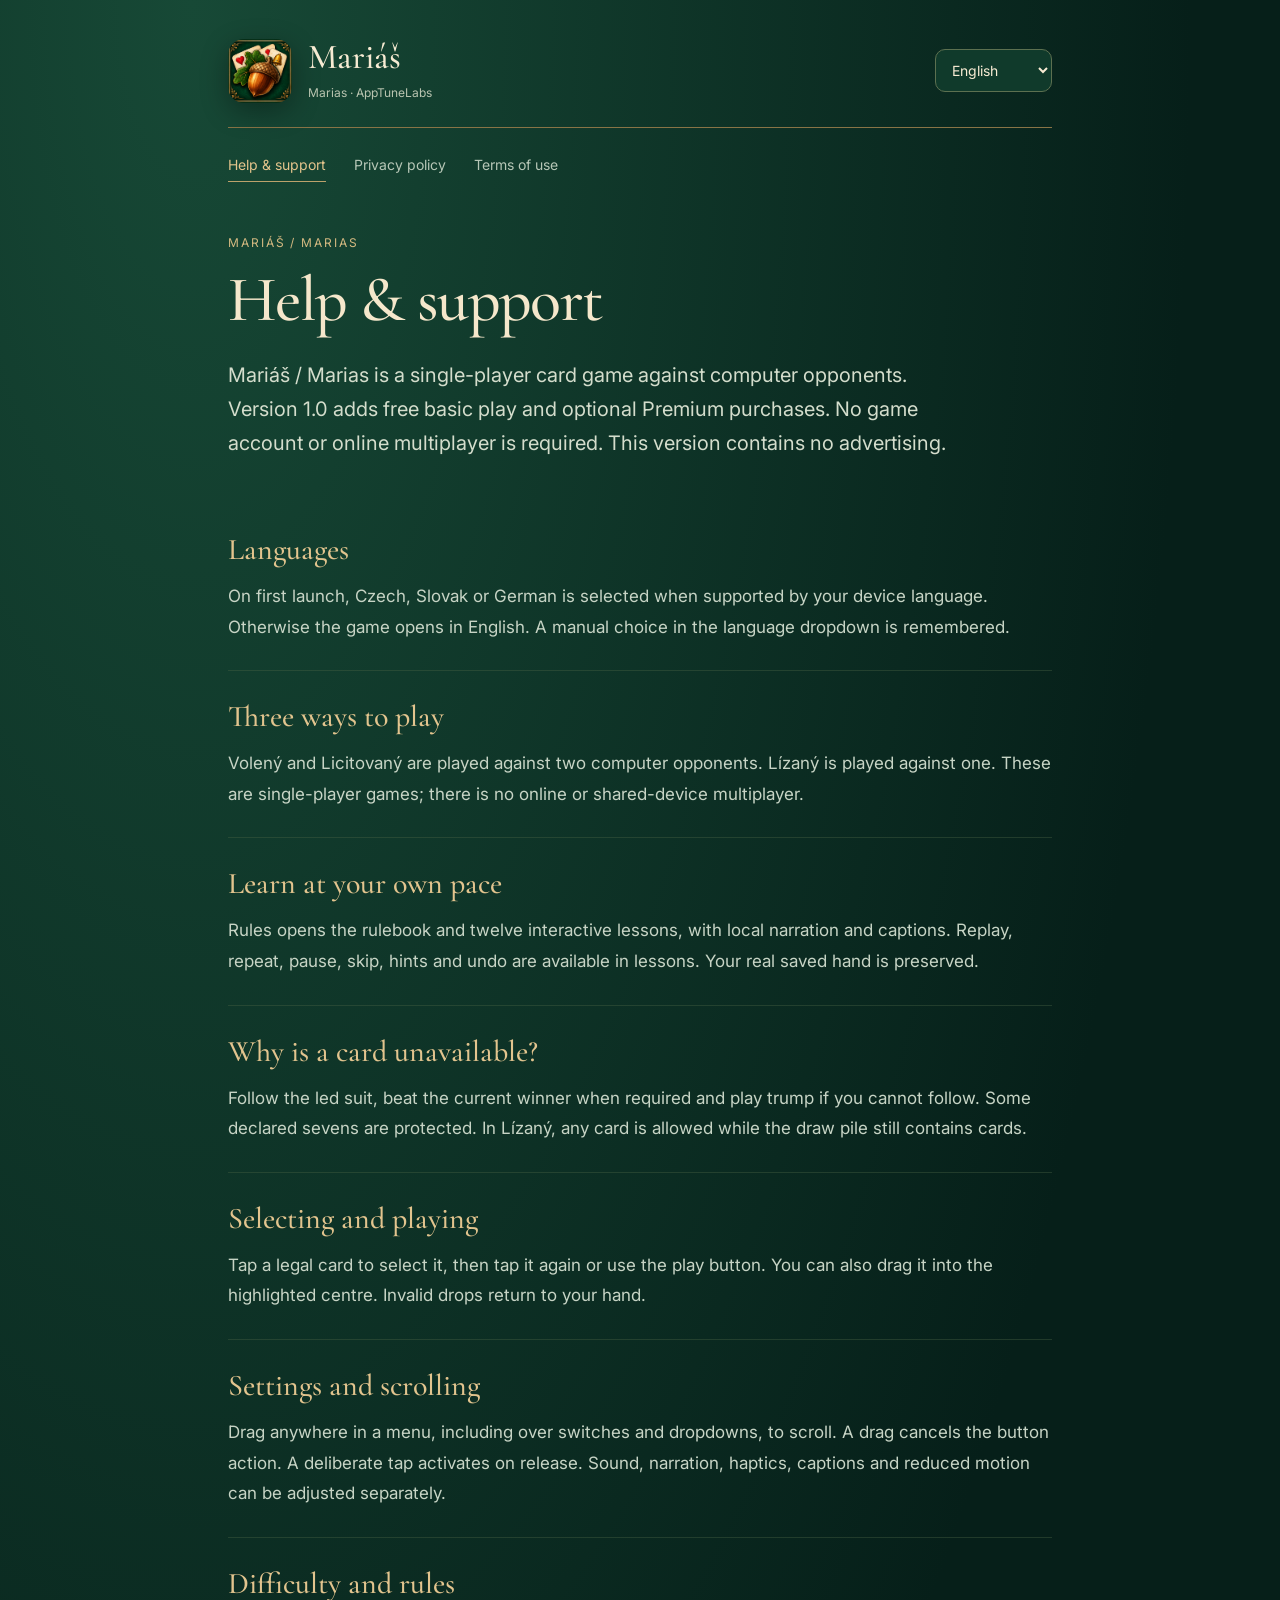
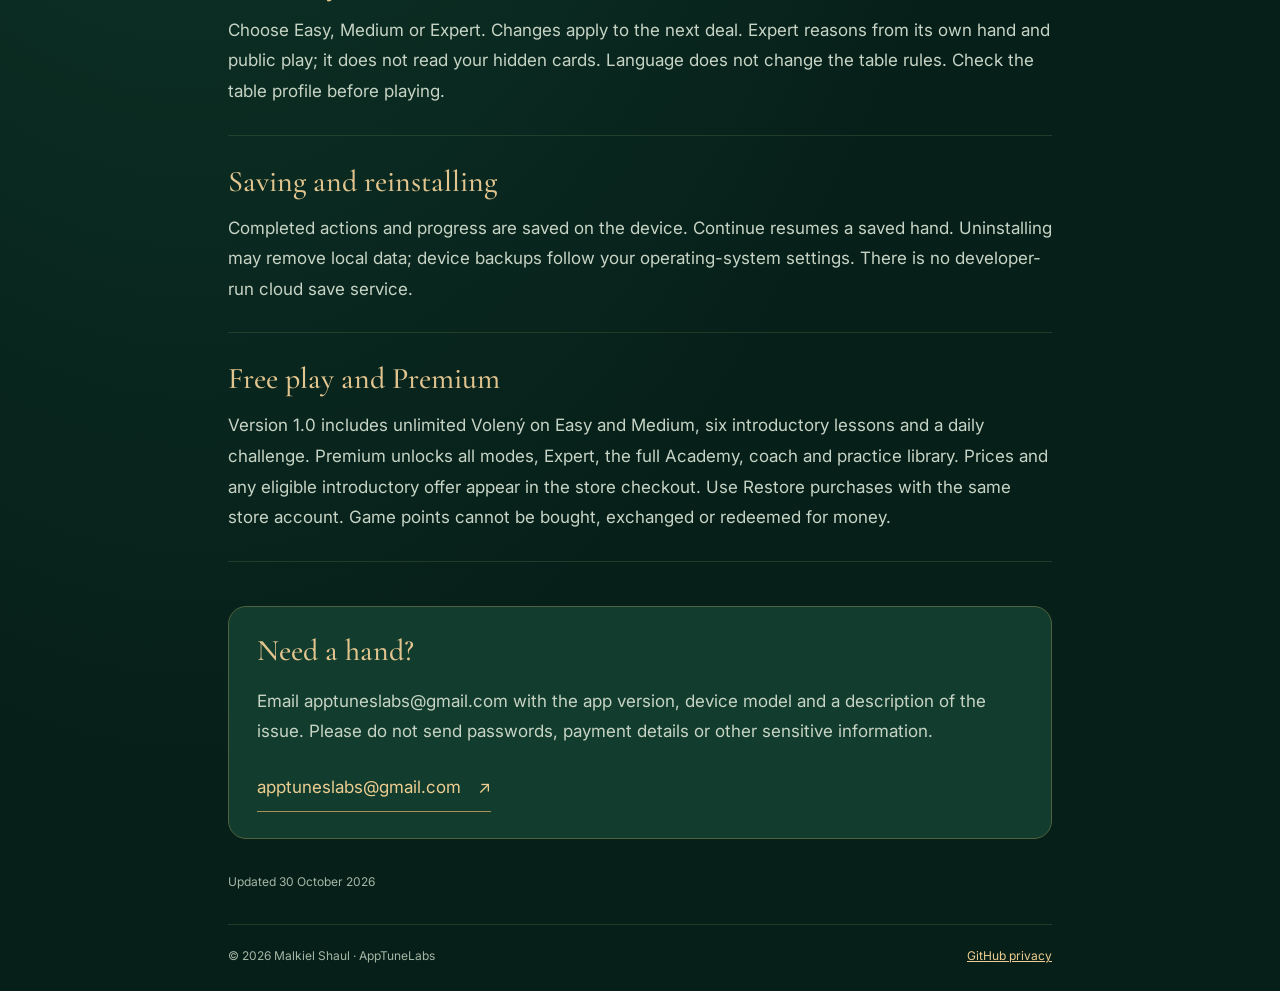
<file: index.html>
<!doctype html><html lang="en"><head><meta charset="utf-8"><meta name="viewport" content="width=device-width,initial-scale=1"><meta name="theme-color" content="#082c24"><title>Mariáš / Marias — Support</title><meta name="description" content="Help and privacy information for Mariáš / Marias, the offline premium Czech card game."><link rel="canonical" href="https://malkiel2.github.io/Marias-Support/index.html"><link rel="alternate" hreflang="en" href="https://malkiel2.github.io/Marias-Support/index.html?lang=en"><link rel="alternate" hreflang="cs" href="https://malkiel2.github.io/Marias-Support/index.html?lang=cs"><link rel="alternate" hreflang="sk" href="https://malkiel2.github.io/Marias-Support/index.html?lang=sk"><link rel="alternate" hreflang="de" href="https://malkiel2.github.io/Marias-Support/index.html?lang=de"><link rel="icon" href="assets/icon.png"><link rel="stylesheet" href="style.css?v=995d9b1980"><script src="site.js?v=de9e3df1a8" defer></script></head><body><main><header><a class="brand" href="index.html"><img src="assets/icon.png" alt=""><span>Mariáš<small>Marias · AppTuneLabs</small></span></a><label class="language"><span class="sr-only">Language</span><select id="language"><option value="en">English</option><option value="cs">Čeština</option><option value="sk">Slovenčina</option><option value="de">Deutsch</option></select></label></header><nav aria-label="Support pages"><a data-nav="support" href="index.html">Help & support</a><a data-nav="privacy" href="privacy.html">Privacy policy</a><a data-nav="terms" href="terms.html">Terms of use</a></nav><article lang="en" data-lang="en"><p class="eyebrow">MARIÁŠ / MARIAS</p><h1>Help &amp; support</h1><p class="lead">Mariáš / Marias is a single-player card game against computer opponents. Version 1.0 adds free basic play and optional Premium purchases. No game account or online multiplayer is required. This version contains no advertising.</p><section><h2>Languages</h2><p>On first launch, Czech, Slovak or German is selected when supported by your device language. Otherwise the game opens in English. A manual choice in the language dropdown is remembered.</p></section><section><h2>Three ways to play</h2><p>Volený and Licitovaný are played against two computer opponents. Lízaný is played against one. These are single-player games; there is no online or shared-device multiplayer.</p></section><section><h2>Learn at your own pace</h2><p>Rules opens the rulebook and twelve interactive lessons, with local narration and captions. Replay, repeat, pause, skip, hints and undo are available in lessons. Your real saved hand is preserved.</p></section><section><h2>Why is a card unavailable?</h2><p>Follow the led suit, beat the current winner when required and play trump if you cannot follow. Some declared sevens are protected. In Lízaný, any card is allowed while the draw pile still contains cards.</p></section><section><h2>Selecting and playing</h2><p>Tap a legal card to select it, then tap it again or use the play button. You can also drag it into the highlighted centre. Invalid drops return to your hand.</p></section><section><h2>Settings and scrolling</h2><p>Drag anywhere in a menu, including over switches and dropdowns, to scroll. A drag cancels the button action. A deliberate tap activates on release. Sound, narration, haptics, captions and reduced motion can be adjusted separately.</p></section><section><h2>Difficulty and rules</h2><p>Choose Easy, Medium or Expert. Changes apply to the next deal. Expert reasons from its own hand and public play; it does not read your hidden cards. Language does not change the table rules. Check the table profile before playing.</p></section><section><h2>Saving and reinstalling</h2><p>Completed actions and progress are saved on the device. Continue resumes a saved hand. Uninstalling may remove local data; device backups follow your operating-system settings. There is no developer-run cloud save service.</p></section><section><h2>Free play and Premium</h2><p>Version 1.0 includes unlimited Volený on Easy and Medium, six introductory lessons and a daily challenge. Premium unlocks all modes, Expert, the full Academy, coach and practice library. Prices and any eligible introductory offer appear in the store checkout. Use Restore purchases with the same store account. Game points cannot be bought, exchanged or redeemed for money.</p></section><aside><h2>Need a hand?</h2><p>Email apptuneslabs@gmail.com with the app version, device model and a description of the issue. Please do not send passwords, payment details or other sensitive information.</p><a class="contact" href="mailto:apptuneslabs@gmail.com">apptuneslabs@gmail.com <span aria-hidden="true">↗</span></a></aside><p class="updated">Updated 30 October 2026</p></article><article lang="cs" data-lang="cs" hidden><p class="eyebrow">MARIÁŠ / MARIAS</p><h1>Nápověda a podpora</h1><p class="lead">Mariáš je karetní hra pro jednoho hráče proti počítači. Verze 1.0 přidává základní hru zdarma a volitelné nákupy Premium. Nevyžaduje herní účet ani online hru. Tato verze neobsahuje reklamy.</p><section><h2>Jazyk hry</h2><p>Při prvním spuštění se podle jazyka zařízení zvolí čeština, slovenština nebo němčina, pokud je podporována. Jinak se otevře angličtina. Ruční výběr z nabídky jazyka si hra pamatuje.</p></section><section><h2>Tři varianty</h2><p>Volený a licitovaný se hrají proti dvěma počítačovým soupeřům, lízaný proti jednomu. Hraje jeden člověk; online hra ani více lidí na jednom zařízení nejsou podporovány.</p></section><section><h2>Výuka vlastním tempem</h2><p>Pravidla obsahují příručku a dvanáct hratelných lekcí s místním hlasem a titulky. Ve výuce lze přehrávat, opakovat, pozastavit, přeskočit, získat radu nebo vrátit tah. Skutečné rozehrané rozdání zůstává zachováno.</p></section><section><h2>Proč kartu nelze zahrát?</h2><p>Musíte ctít nesenou barvu, přebít, když to pravidla vyžadují, a trumfovat, pokud barvu nemáte. Některé ohlášené sedmy jsou chráněné. V lízaném lze do vyprázdnění talonu hrát libovolnou kartu.</p></section><section><h2>Výběr a zahrání karty</h2><p>Klepnutím povolenou kartu vyberete. Dalším klepnutím nebo tlačítkem ji zahrajete. Lze ji také přetáhnout do zvýrazněného středu. Neplatné puštění kartu vrátí.</p></section><section><h2>Nastavení a posouvání</h2><p>Posouvejte tahem kdekoli v nabídce, i přes přepínače nebo rozbalovací seznamy. Tah zruší stisk tlačítka. Záměrné klepnutí se provede po uvolnění. Zvuk, hlas, vibrace, titulky a omezení pohybu mají vlastní nastavení.</p></section><section><h2>Obtížnost a pravidla</h2><p>Zvolte Lehkou, Střední nebo Mistra. Změna platí od dalšího rozdání. Mistr používá vlastní ruku a veřejné tahy, ne vaše skryté karty. Změna jazyka nemění pravidla stolu. Před hrou zkontrolujte profil.</p></section><section><h2>Ukládání a přeinstalace</h2><p>Hra ukládá dokončené akce a postup do zařízení. Pokračovat obnoví rozdání. Odinstalace může místní data odstranit. Zálohy závisejí na nastavení systému; nemáme vlastní cloudové ukládání.</p></section><section><h2>Hra zdarma a Premium</h2><p>Verze 1.0 nabízí neomezený volený mariáš na lehké a střední úrovni, šest úvodních lekcí a denní výzvu. Premium odemkne všechny varianty, Mistra, celou akademii, trenéra a tréninkovou knihovnu. Cenu a případnou úvodní nabídku ukáže obchod před potvrzením. Obnovte nákupy se stejným účtem obchodu. Herní body nelze koupit ani směnit za peníze.</p></section><aside><h2>Potřebujete poradit?</h2><p>Napište na apptuneslabs@gmail.com. Uveďte verzi hry, model zařízení a popis problému. Neposílejte hesla, platební údaje ani jiné citlivé informace.</p><a class="contact" href="mailto:apptuneslabs@gmail.com">apptuneslabs@gmail.com <span aria-hidden="true">↗</span></a></aside><p class="updated">Aktualizováno 30. října 2026</p></article><article lang="sk" data-lang="sk" hidden><p class="eyebrow">MARIÁŠ / MARIAS</p><h1>Pomoc a podpora</h1><p class="lead">Mariáš je kartová hra pre jedného hráča proti počítaču. Verzia 1.0 pridáva základnú hru zdarma a voliteľné nákupy Premium. Nevyžaduje herný účet ani online hru. Táto verzia neobsahuje reklamy.</p><section><h2>Jazyk hry</h2><p>Pri prvom spustení sa podľa jazyka zariadenia zvolí čeština, slovenčina alebo nemčina, ak je podporovaná. Inak sa otvorí angličtina. Ručný výber z ponuky jazyka si hra pamätá.</p></section><section><h2>Tri varianty</h2><p>Volený a licitovaný sa hrajú proti dvom počítačovým súperom, lízaný proti jednému. Hrá jeden človek; online hra ani viacerí ľudia na jednom zariadení nie sú podporovaní.</p></section><section><h2>Výučba vlastným tempom</h2><p>Pravidlá obsahujú príručku a dvanásť hrateľných lekcií s miestnym hlasom a titulkami. Vo výučbe možno prehrať, opakovať, pozastaviť, preskočiť, získať radu alebo vrátiť ťah. Skutočné rozohrané rozdanie zostáva zachované.</p></section><section><h2>Prečo kartu nemožno zahrať?</h2><p>Musíte dodržať nesenú farbu, prebiť, keď to pravidlá vyžadujú, a tromfovať, ak farbu nemáte. Niektoré ohlásené sedmy sú chránené. V lízanom možno do vyprázdnenia kôpky hrať ľubovoľnú kartu.</p></section><section><h2>Výber a zahranie karty</h2><p>Ťuknutím povolenú kartu vyberiete. Ďalším ťuknutím alebo tlačidlom ju zahráte. Možno ju aj potiahnuť do zvýrazneného stredu. Neplatné pustenie kartu vráti.</p></section><section><h2>Nastavenia a posúvanie</h2><p>Posúvajte ťahom kdekoľvek v ponuke, aj cez prepínače alebo rozbaľovacie zoznamy. Ťah zruší stlačenie tlačidla. Zámerné ťuknutie sa vykoná po uvoľnení. Zvuk, hlas, vibrácie, titulky a obmedzenie pohybu majú vlastné nastavenia.</p></section><section><h2>Náročnosť a pravidlá</h2><p>Zvoľte Ľahkú, Strednú alebo Majstra. Zmena platí od ďalšieho rozdania. Majster používa vlastnú ruku a verejné ťahy, nie vaše skryté karty. Zmena jazyka nemení pravidlá stola. Pred hrou skontrolujte profil.</p></section><section><h2>Ukladanie a preinštalovanie</h2><p>Hra ukladá dokončené akcie a postup do zariadenia. Pokračovať obnoví rozdanie. Odinštalovanie môže miestne údaje odstrániť. Zálohy závisia od nastavení systému; nemáme vlastné cloudové ukladanie.</p></section><section><h2>Hra zdarma a Premium</h2><p>Verzia 1.0 ponúka neobmedzený volený mariáš na ľahkej a strednej úrovni, šesť úvodných lekcií a dennú výzvu. Premium odomkne všetky varianty, Experta, celú akadémiu, trénera a tréningovú knižnicu. Cenu a prípadnú úvodnú ponuku ukáže obchod pred potvrdením. Obnovte nákupy s rovnakým účtom obchodu. Herné body nemožno kúpiť ani vymeniť za peniaze.</p></section><aside><h2>Potrebujete poradiť?</h2><p>Napíšte na apptuneslabs@gmail.com. Uveďte verziu hry, model zariadenia a opis problému. Neposielajte heslá, platobné údaje ani iné citlivé informácie.</p><a class="contact" href="mailto:apptuneslabs@gmail.com">apptuneslabs@gmail.com <span aria-hidden="true">↗</span></a></aside><p class="updated">Aktualizované 30. októbra 2026</p></article><article lang="de" data-lang="de" hidden><p class="eyebrow">MARIÁŠ / MARIAS</p><h1>Hilfe &amp; Support</h1><p class="lead">Mariáš ist ein Kartenspiel für eine Person gegen den Computer. Version 1.0 ergänzt kostenloses Basisspiel und optionale Premium-Käufe. Ein Spielkonto oder Online-Mehrspieler ist nicht erforderlich. Diese Version enthält keine Werbung.</p><section><h2>Sprache</h2><p>Beim ersten Start wird die unterstützte Gerätesprache Tschechisch, Slowakisch oder Deutsch gewählt. Andernfalls öffnet sich Englisch. Eine manuelle Auswahl im Sprachmenü wird gespeichert.</p></section><section><h2>Drei Varianten</h2><p>Volený und Licitovaný spielt man gegen zwei Computergegner, Lízaný gegen einen. Es spielt ein Mensch. Online-Mehrspieler und mehrere Menschen an einem Gerät sind nicht vorgesehen.</p></section><section><h2>In deinem Tempo lernen</h2><p>Regeln öffnet das Regelbuch und zwölf spielbare Lektionen mit lokaler Sprachführung und Untertiteln. In Lektionen stehen Wiederholen, Pause, Überspringen, Hinweise und Zurücknehmen zur Verfügung. Deine echte gespeicherte Runde bleibt erhalten.</p></section><section><h2>Warum ist eine Karte nicht erlaubt?</h2><p>Bediene die ausgespielte Farbe, überstich nach den Regeln und spiele Trumpf, wenn du die Farbe nicht hast. Bestimmte angesagte Siebenen sind geschützt. Bei Lízaný ist jede Karte erlaubt, solange der Nachziehstapel nicht leer ist.</p></section><section><h2>Karten auswählen und spielen</h2><p>Tippe auf eine erlaubte Karte und danach erneut darauf oder auf die Spieltaste. Du kannst sie auch in die markierte Mitte ziehen. Eine ungültig abgelegte Karte kehrt auf die Hand zurück.</p></section><section><h2>Einstellungen und Scrollen</h2><p>Ziehe zum Scrollen an einer beliebigen Stelle im Menü, auch über Schaltern und Auswahlfeldern. Ziehen bricht die Schaltflächenaktion ab. Ein gezieltes Tippen wirkt beim Loslassen. Ton, Sprache, Haptik, Untertitel und weniger Bewegung sind getrennt einstellbar.</p></section><section><h2>Schwierigkeit und Regeln</h2><p>Wähle Leicht, Mittel oder Experte. Änderungen gelten ab der nächsten Runde. Experte nutzt die eigene Hand und öffentliche Züge, nicht deine verdeckten Karten. Die Sprache ändert keine Tischregeln. Prüfe vor dem Spielen das Profil.</p></section><section><h2>Speichern und Neuinstallation</h2><p>Abgeschlossene Aktionen und Fortschritt werden auf dem Gerät gespeichert. Weiter setzt die Runde fort. Eine Deinstallation kann lokale Daten löschen. Sicherungen folgen den Betriebssystemeinstellungen; wir betreiben keinen Cloud-Spielstanddienst.</p></section><section><h2>Kostenlos spielen und Premium</h2><p>Version 1.0 enthält unbegrenzt Volený auf Leicht und Mittel, sechs Einstiegslektionen und eine tägliche Aufgabe. Premium öffnet alle Modi, Experte, die gesamte Akademie, Trainer und Übungsbibliothek. Preis und berechtigtes Einführungsangebot erscheinen vor der Bestätigung im Store. Käufe mit demselben Store-Konto wiederherstellen. Spielpunkte können nicht gekauft oder gegen Geld getauscht werden.</p></section><aside><h2>Brauchst du Hilfe?</h2><p>Schreibe an apptuneslabs@gmail.com und nenne Spielversion, Gerätemodell und das Problem. Bitte sende keine Passwörter, Zahlungsdaten oder anderen sensiblen Informationen.</p><a class="contact" href="mailto:apptuneslabs@gmail.com">apptuneslabs@gmail.com <span aria-hidden="true">↗</span></a></aside><p class="updated">Aktualisiert am 30. Oktober 2026</p></article><footer><p>© 2026 Malkiel Shaul · AppTuneLabs</p><a href="https://docs.github.com/en/site-policy/privacy-policies/github-general-privacy-statement">GitHub privacy</a></footer></main></body></html>
</file>
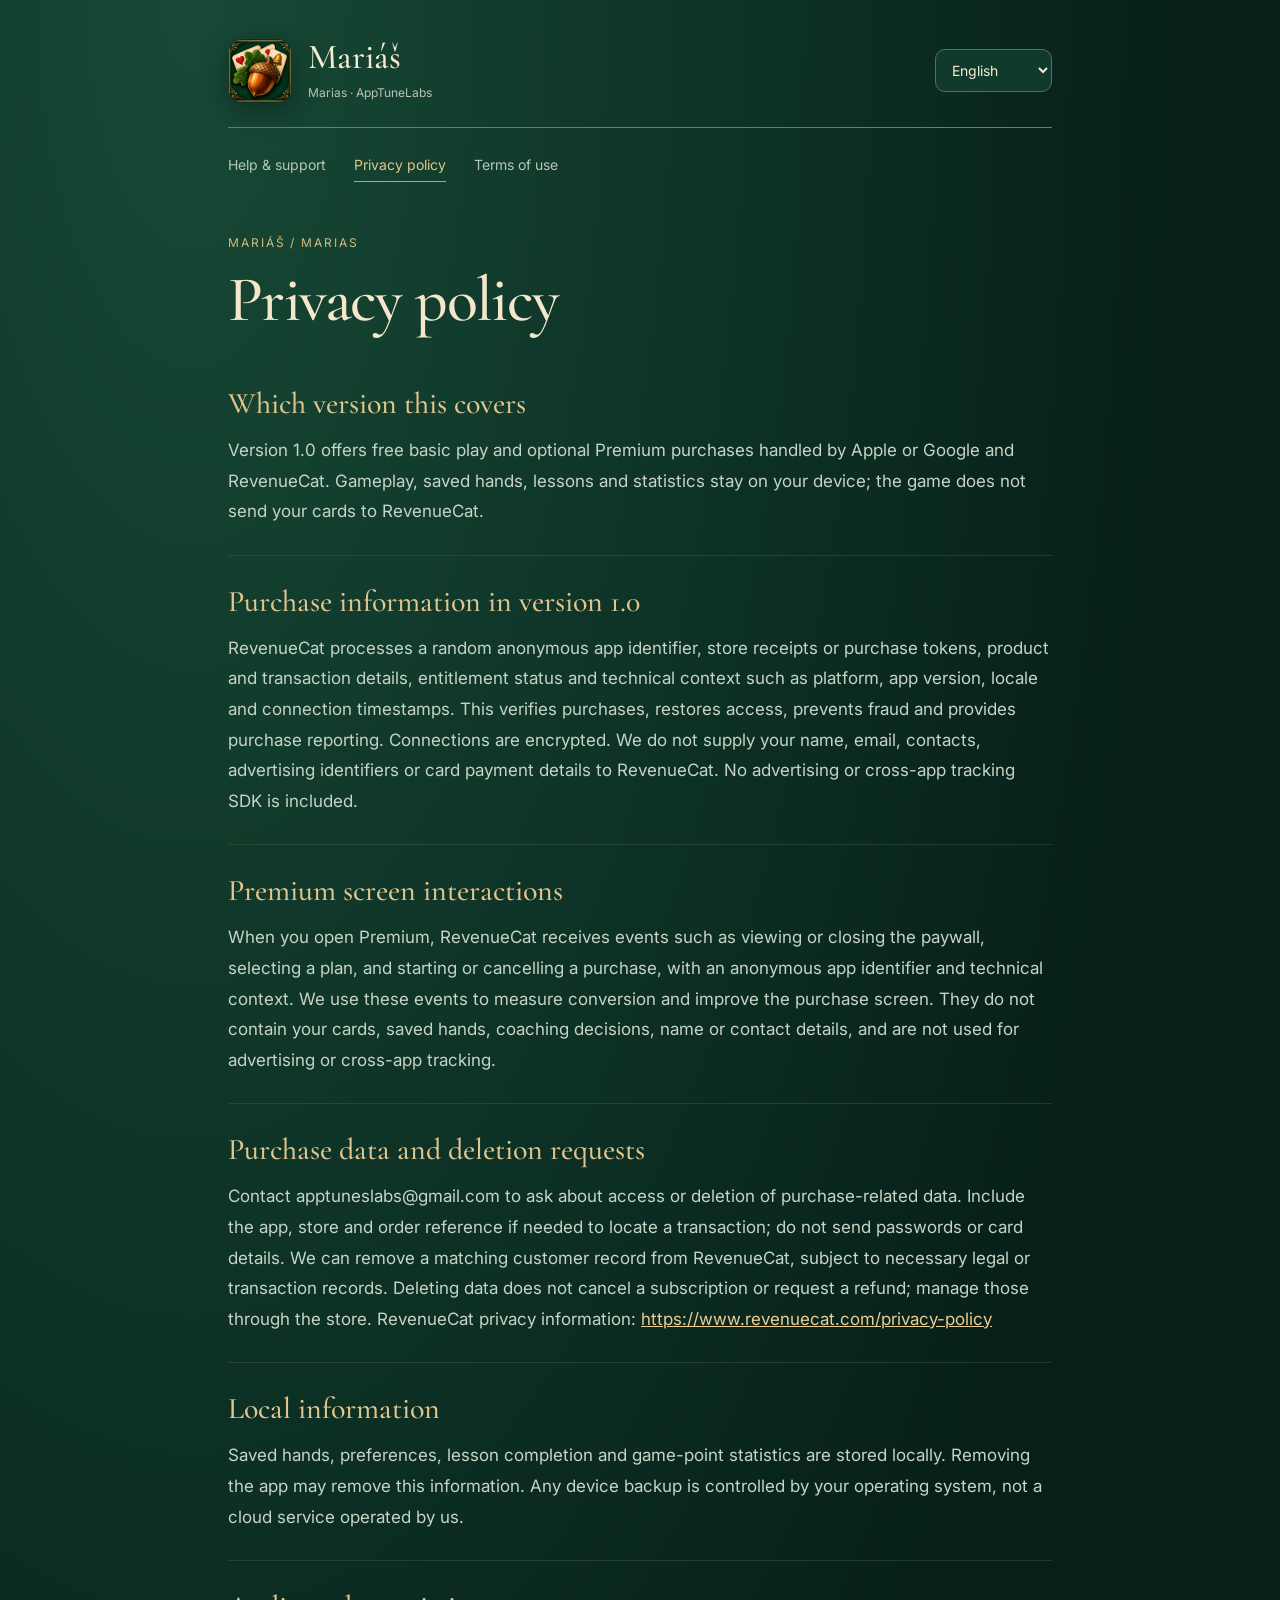
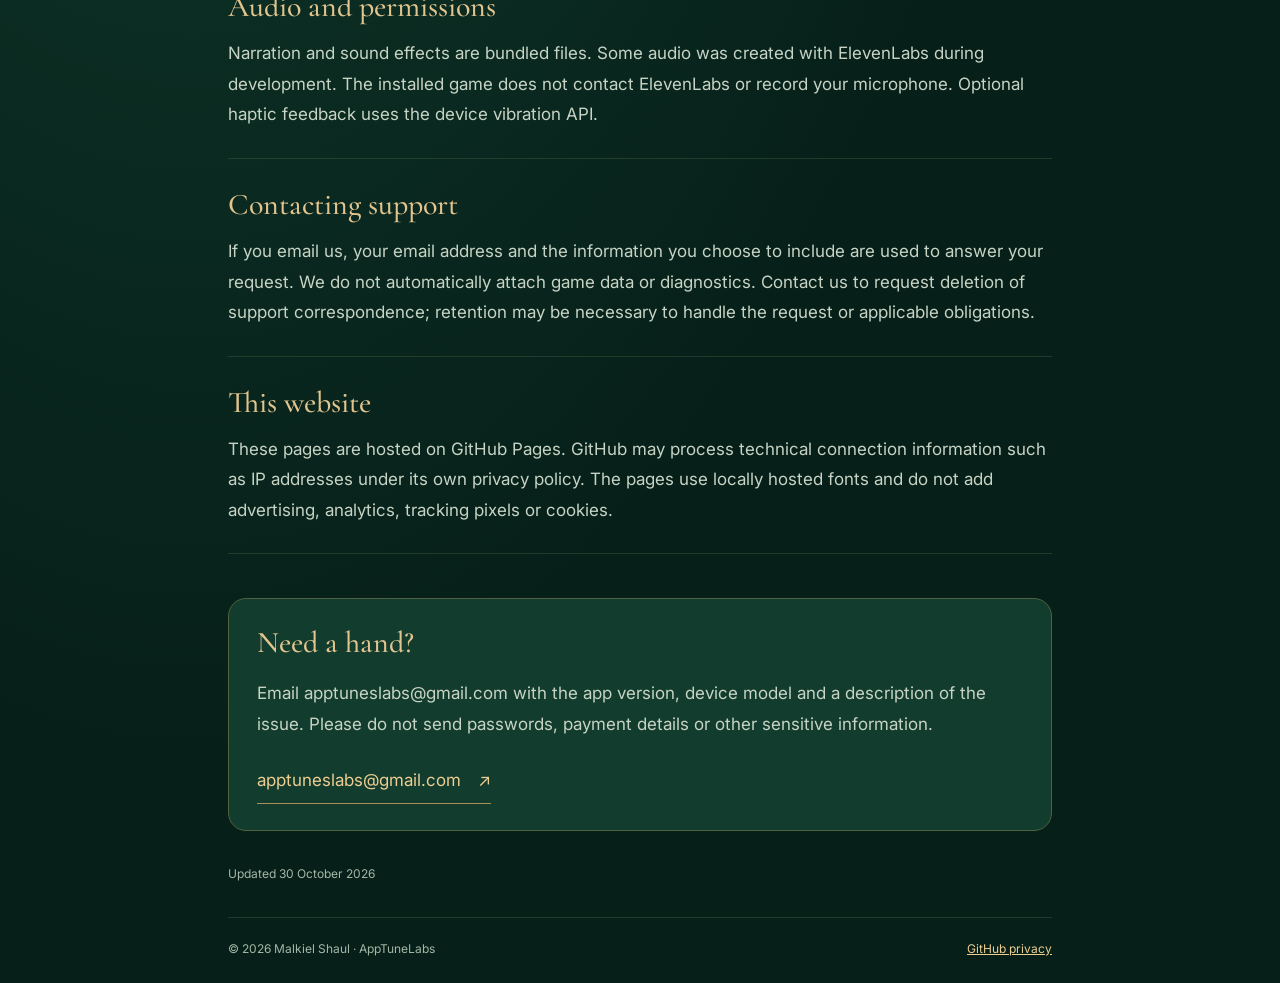
<file: privacy.html>
<!doctype html><html lang="en"><head><meta charset="utf-8"><meta name="viewport" content="width=device-width,initial-scale=1"><meta name="theme-color" content="#082c24"><title>Mariáš / Marias — Privacy</title><meta name="description" content="Help and privacy information for Mariáš / Marias, the offline premium Czech card game."><link rel="canonical" href="https://malkiel2.github.io/Marias-Support/privacy.html"><link rel="alternate" hreflang="en" href="https://malkiel2.github.io/Marias-Support/privacy.html?lang=en"><link rel="alternate" hreflang="cs" href="https://malkiel2.github.io/Marias-Support/privacy.html?lang=cs"><link rel="alternate" hreflang="sk" href="https://malkiel2.github.io/Marias-Support/privacy.html?lang=sk"><link rel="alternate" hreflang="de" href="https://malkiel2.github.io/Marias-Support/privacy.html?lang=de"><link rel="icon" href="assets/icon.png"><link rel="stylesheet" href="style.css?v=995d9b1980"><script src="site.js?v=de9e3df1a8" defer></script></head><body><main><header><a class="brand" href="index.html"><img src="assets/icon.png" alt=""><span>Mariáš<small>Marias · AppTuneLabs</small></span></a><label class="language"><span class="sr-only">Language</span><select id="language"><option value="en">English</option><option value="cs">Čeština</option><option value="sk">Slovenčina</option><option value="de">Deutsch</option></select></label></header><nav aria-label="Support pages"><a data-nav="support" href="index.html">Help & support</a><a data-nav="privacy" href="privacy.html">Privacy policy</a><a data-nav="terms" href="terms.html">Terms of use</a></nav><article lang="en" data-lang="en"><p class="eyebrow">MARIÁŠ / MARIAS</p><h1>Privacy policy</h1><section><h2>Which version this covers</h2><p>Version 1.0 offers free basic play and optional Premium purchases handled by Apple or Google and RevenueCat. Gameplay, saved hands, lessons and statistics stay on your device; the game does not send your cards to RevenueCat.</p></section><section><h2>Purchase information in version 1.0</h2><p>RevenueCat processes a random anonymous app identifier, store receipts or purchase tokens, product and transaction details, entitlement status and technical context such as platform, app version, locale and connection timestamps. This verifies purchases, restores access, prevents fraud and provides purchase reporting. Connections are encrypted. We do not supply your name, email, contacts, advertising identifiers or card payment details to RevenueCat. No advertising or cross-app tracking SDK is included.</p></section><section><h2>Premium screen interactions</h2><p>When you open Premium, RevenueCat receives events such as viewing or closing the paywall, selecting a plan, and starting or cancelling a purchase, with an anonymous app identifier and technical context. We use these events to measure conversion and improve the purchase screen. They do not contain your cards, saved hands, coaching decisions, name or contact details, and are not used for advertising or cross-app tracking.</p></section><section><h2>Purchase data and deletion requests</h2><p>Contact apptuneslabs@gmail.com to ask about access or deletion of purchase-related data. Include the app, store and order reference if needed to locate a transaction; do not send passwords or card details. We can remove a matching customer record from RevenueCat, subject to necessary legal or transaction records. Deleting data does not cancel a subscription or request a refund; manage those through the store. RevenueCat privacy information: <a href="https://www.revenuecat.com/privacy-policy">https://www.revenuecat.com/privacy-policy</a></p></section><section><h2>Local information</h2><p>Saved hands, preferences, lesson completion and game-point statistics are stored locally. Removing the app may remove this information. Any device backup is controlled by your operating system, not a cloud service operated by us.</p></section><section><h2>Audio and permissions</h2><p>Narration and sound effects are bundled files. Some audio was created with ElevenLabs during development. The installed game does not contact ElevenLabs or record your microphone. Optional haptic feedback uses the device vibration API.</p></section><section><h2>Contacting support</h2><p>If you email us, your email address and the information you choose to include are used to answer your request. We do not automatically attach game data or diagnostics. Contact us to request deletion of support correspondence; retention may be necessary to handle the request or applicable obligations.</p></section><section><h2>This website</h2><p>These pages are hosted on GitHub Pages. GitHub may process technical connection information such as IP addresses under its own privacy policy. The pages use locally hosted fonts and do not add advertising, analytics, tracking pixels or cookies.</p></section><aside><h2>Need a hand?</h2><p>Email apptuneslabs@gmail.com with the app version, device model and a description of the issue. Please do not send passwords, payment details or other sensitive information.</p><a class="contact" href="mailto:apptuneslabs@gmail.com">apptuneslabs@gmail.com <span aria-hidden="true">↗</span></a></aside><p class="updated">Updated 30 October 2026</p></article><article lang="cs" data-lang="cs" hidden><p class="eyebrow">MARIÁŠ / MARIAS</p><h1>Ochrana soukromí</h1><section><h2>Které verze se zásady týkají</h2><p>Verze 1.0 nabízí základní hru zdarma a volitelné Premium přes Apple nebo Google a RevenueCat. Karty, uložená rozdání, lekce a statistiky zůstávají v zařízení; hra neposílá vaše karty do RevenueCat.</p></section><section><h2>Údaje o nákupech ve verzi 1.0</h2><p>RevenueCat zpracovává náhodný anonymní identifikátor aplikace, účtenky nebo nákupní tokeny, údaje o produktech a transakcích, stav oprávnění a technický kontext jako platformu, verzi, jazyk a časy připojení. Slouží to k ověření a obnovení nákupů, prevenci podvodů a přehledům nákupů. Spojení je šifrované. Nepředáváme jméno, e-mail, kontakty, reklamní identifikátory ani údaje platební karty. Neobsahujeme reklamní SDK ani sledování mezi aplikacemi.</p></section><section><h2>Interakce s obrazovkou Premium</h2><p>Při otevření Premium dostává RevenueCat události jako zobrazení nebo zavření nabídky, výběr tarifu a zahájení či zrušení nákupu, s anonymním identifikátorem aplikace a technickým kontextem. Slouží k měření úspěšnosti nabídky a zlepšování nákupní obrazovky. Neobsahují vaše karty, uložené partie, rozhodnutí trenéra, jméno ani kontaktní údaje a nepoužívají se k reklamě nebo sledování mezi aplikacemi.</p></section><section><h2>Žádosti o odstranění nákupních údajů</h2><p>O přístup nebo odstranění údajů napište na apptuneslabs@gmail.com. Podle potřeby uveďte hru, obchod a číslo objednávky, nikoli heslo nebo platební kartu. Dohledaný záznam zákazníka můžeme odstranit z RevenueCat s výhradou nutných právních a transakčních záznamů. Odstranění neruší předplatné ani nežádá vrácení peněz; to spravuje obchod. Soukromí RevenueCat: <a href="https://www.revenuecat.com/privacy-policy">https://www.revenuecat.com/privacy-policy</a></p></section><section><h2>Místní informace</h2><p>Rozehraná rozdání, předvolby, dokončené lekce a statistiky herních bodů se ukládají místně. Odstranění aplikace může tato data smazat. Případné zálohování řídí operační systém, nikoli naše cloudová služba.</p></section><section><h2>Zvuk a oprávnění</h2><p>Hlas a efekty jsou přibalené soubory. Část zvuku vznikla při vývoji pomocí ElevenLabs. Nainstalovaná hra ElevenLabs nekontaktuje ani nenahrává mikrofon. Volitelné vibrace využívají rozhraní zařízení.</p></section><section><h2>Kontaktování podpory</h2><p>Pokud nám napíšete, používáme e-mailovou adresu a vámi poskytnuté informace k vyřízení dotazu. Herní data ani diagnostika se automaticky nepřikládají. O odstranění korespondence můžete požádat e-mailem; uchování může být potřebné k vyřízení dotazu nebo souvisejících povinností.</p></section><section><h2>Tento web</h2><p>Stránky hostuje GitHub Pages. GitHub může podle svých zásad zpracovávat technické údaje připojení, například IP adresu. Web má místní písma a nepřidává reklamy, analytiku, sledovací pixely ani cookies.</p></section><aside><h2>Potřebujete poradit?</h2><p>Napište na apptuneslabs@gmail.com. Uveďte verzi hry, model zařízení a popis problému. Neposílejte hesla, platební údaje ani jiné citlivé informace.</p><a class="contact" href="mailto:apptuneslabs@gmail.com">apptuneslabs@gmail.com <span aria-hidden="true">↗</span></a></aside><p class="updated">Aktualizováno 30. října 2026</p></article><article lang="sk" data-lang="sk" hidden><p class="eyebrow">MARIÁŠ / MARIAS</p><h1>Ochrana súkromia</h1><section><h2>Ktorých verzií sa zásady týkajú</h2><p>Verzia 1.0 ponúka základnú hru zadarmo a voliteľné Premium cez Apple alebo Google a RevenueCat. Karty, uložené rozdania, lekcie a štatistiky zostávajú v zariadení; hra neposiela vaše karty do RevenueCat.</p></section><section><h2>Údaje o nákupoch vo verzii 1.0</h2><p>RevenueCat spracúva náhodný anonymný identifikátor aplikácie, účtenky alebo nákupné tokeny, údaje o produktoch a transakciách, stav oprávnení a technický kontext ako platformu, verziu, jazyk a časy pripojenia. Slúži to na overenie a obnovenie nákupov, prevenciu podvodov a prehľady nákupov. Spojenie je šifrované. Neposielame meno, e-mail, kontakty, reklamné identifikátory ani údaje platobnej karty. Nie je zahrnuté reklamné SDK ani sledovanie medzi aplikáciami.</p></section><section><h2>Interakcie s obrazovkou Premium</h2><p>Pri otvorení Premium dostáva RevenueCat udalosti ako zobrazenie alebo zatvorenie ponuky, výber plánu a začatie či zrušenie nákupu, s anonymným identifikátorom aplikácie a technickým kontextom. Slúžia na meranie úspešnosti ponuky a zlepšovanie nákupnej obrazovky. Neobsahujú vaše karty, uložené partie, rozhodnutia trénera, meno ani kontaktné údaje a nepoužívajú sa na reklamu alebo sledovanie medzi aplikáciami.</p></section><section><h2>Žiadosti o odstránenie nákupných údajov</h2><p>O prístup alebo odstránenie údajov napíšte na apptuneslabs@gmail.com. Podľa potreby uveďte hru, obchod a číslo objednávky, nie heslo alebo platobnú kartu. Nájdený záznam zákazníka môžeme odstrániť z RevenueCat s výhradou nevyhnutných právnych a transakčných záznamov. Odstránenie neruší predplatné ani nežiada vrátenie peňazí; to spravuje obchod. Súkromie RevenueCat: <a href="https://www.revenuecat.com/privacy-policy">https://www.revenuecat.com/privacy-policy</a></p></section><section><h2>Miestne informácie</h2><p>Rozohrané rozdania, predvoľby, dokončené lekcie a štatistiky herných bodov sa ukladajú miestne. Odstránenie aplikácie môže tieto údaje vymazať. Prípadné zálohovanie riadi operačný systém, nie naša cloudová služba.</p></section><section><h2>Zvuk a oprávnenia</h2><p>Hlas a efekty sú pribalené súbory. Časť zvuku vznikla pri vývoji pomocou ElevenLabs. Nainštalovaná hra ElevenLabs nekontaktuje ani nenahráva mikrofón. Voliteľné vibrácie využívajú rozhranie zariadenia.</p></section><section><h2>Kontaktovanie podpory</h2><p>Ak nám napíšete, používame e-mailovú adresu a vami poskytnuté informácie na vybavenie otázky. Herné údaje ani diagnostika sa automaticky neprikladajú. O odstránenie korešpondencie môžete požiadať e-mailom; uchovanie môže byť potrebné na vybavenie otázky alebo súvisiacich povinností.</p></section><section><h2>Tento web</h2><p>Stránky hostí GitHub Pages. GitHub môže podľa svojich zásad spracúvať technické údaje pripojenia, napríklad IP adresu. Web má miestne písma a nepridáva reklamy, analytiku, sledovacie pixely ani cookies.</p></section><aside><h2>Potrebujete poradiť?</h2><p>Napíšte na apptuneslabs@gmail.com. Uveďte verziu hry, model zariadenia a opis problému. Neposielajte heslá, platobné údaje ani iné citlivé informácie.</p><a class="contact" href="mailto:apptuneslabs@gmail.com">apptuneslabs@gmail.com <span aria-hidden="true">↗</span></a></aside><p class="updated">Aktualizované 30. októbra 2026</p></article><article lang="de" data-lang="de" hidden><p class="eyebrow">MARIÁŠ / MARIAS</p><h1>Datenschutz</h1><section><h2>Geltende Versionen</h2><p>Version 1.0 bietet kostenloses Basisspiel und optionale Premium-Käufe über Apple oder Google und RevenueCat. Karten, gespeicherte Spiele, Lektionen und Statistiken bleiben auf dem Gerät; deine Karten werden nicht an RevenueCat gesendet.</p></section><section><h2>Kaufdaten in Version 1.0</h2><p>RevenueCat verarbeitet eine zufällige anonyme App-Kennung, Store-Belege oder Kauftoken, Produkt- und Transaktionsdaten, den Zugangsstatus sowie technischen Kontext wie Plattform, App-Version, Sprache und Verbindungszeiten. Dies dient Kaufprüfung, Wiederherstellung, Betrugsvermeidung und Kaufberichten. Verbindungen sind verschlüsselt. Wir übermitteln keine Namen, E-Mail-Adressen, Kontakte, Werbekennungen oder Zahlungskartendaten. Werbe-SDKs und appübergreifendes Tracking sind nicht enthalten.</p></section><section><h2>Interaktionen mit der Premium-Ansicht</h2><p>Beim Öffnen von Premium erhält RevenueCat Ereignisse wie das Anzeigen oder Schließen der Kaufansicht, die Tarifauswahl und das Starten oder Abbrechen eines Kaufs, zusammen mit einer anonymen App-Kennung und technischem Kontext. Damit messen wir Kaufabschlüsse und verbessern die Kaufansicht. Die Ereignisse enthalten keine Karten, gespeicherten Spiele, Trainerentscheidungen, Namen oder Kontaktdaten und dienen weder Werbung noch appübergreifendem Tracking.</p></section><section><h2>Anfragen zu Kaufdaten und Löschung</h2><p>Schreib für Auskunft oder Löschung an apptuneslabs@gmail.com. Nenne bei Bedarf App, Store und Bestellnummer, niemals Passwörter oder Kartendaten. Ein zuordenbarer Kundendatensatz kann in RevenueCat gelöscht werden; erforderliche gesetzliche oder Transaktionsaufzeichnungen bleiben vorbehalten. Eine Löschung kündigt kein Abo und beantragt keine Erstattung; dafür ist der Store zuständig. RevenueCat-Datenschutz: <a href="https://www.revenuecat.com/privacy-policy">https://www.revenuecat.com/privacy-policy</a></p></section><section><h2>Lokale Informationen</h2><p>Gespeicherte Runden, Einstellungen, abgeschlossene Lektionen und Spielpunktstatistiken bleiben lokal. Das Entfernen der App kann diese Daten löschen. Etwaige Gerätesicherungen steuert dein Betriebssystem, kein von uns betriebener Cloud-Dienst.</p></section><section><h2>Audio und Berechtigungen</h2><p>Sprachführung und Effekte sind mitgelieferte Dateien. Ein Teil wurde bei der Entwicklung mit ElevenLabs erstellt. Das installierte Spiel kontaktiert ElevenLabs nicht und nimmt kein Mikrofon auf. Optionale Haptik verwendet die Vibrationsschnittstelle des Geräts.</p></section><section><h2>Support kontaktieren</h2><p>Wenn du uns eine E-Mail sendest, nutzen wir deine Adresse und die freiwillig mitgeteilten Angaben zur Beantwortung. Spielstände oder Diagnosen werden nicht automatisch angehängt. Die Löschung der Korrespondenz kannst du per E-Mail anfragen; zur Bearbeitung oder für geltende Pflichten kann eine Aufbewahrung notwendig sein.</p></section><section><h2>Diese Website</h2><p>Diese Seiten werden auf GitHub Pages gehostet. GitHub kann technische Verbindungsdaten wie IP-Adressen nach seiner Datenschutzrichtlinie verarbeiten. Die Seiten verwenden lokal gehostete Schriften und keine zusätzliche Werbung, Analyse, Tracking-Pixel oder Cookies.</p></section><aside><h2>Brauchst du Hilfe?</h2><p>Schreibe an apptuneslabs@gmail.com und nenne Spielversion, Gerätemodell und das Problem. Bitte sende keine Passwörter, Zahlungsdaten oder anderen sensiblen Informationen.</p><a class="contact" href="mailto:apptuneslabs@gmail.com">apptuneslabs@gmail.com <span aria-hidden="true">↗</span></a></aside><p class="updated">Aktualisiert am 30. Oktober 2026</p></article><footer><p>© 2026 Malkiel Shaul · AppTuneLabs</p><a href="https://docs.github.com/en/site-policy/privacy-policies/github-general-privacy-statement">GitHub privacy</a></footer></main></body></html>
</file>
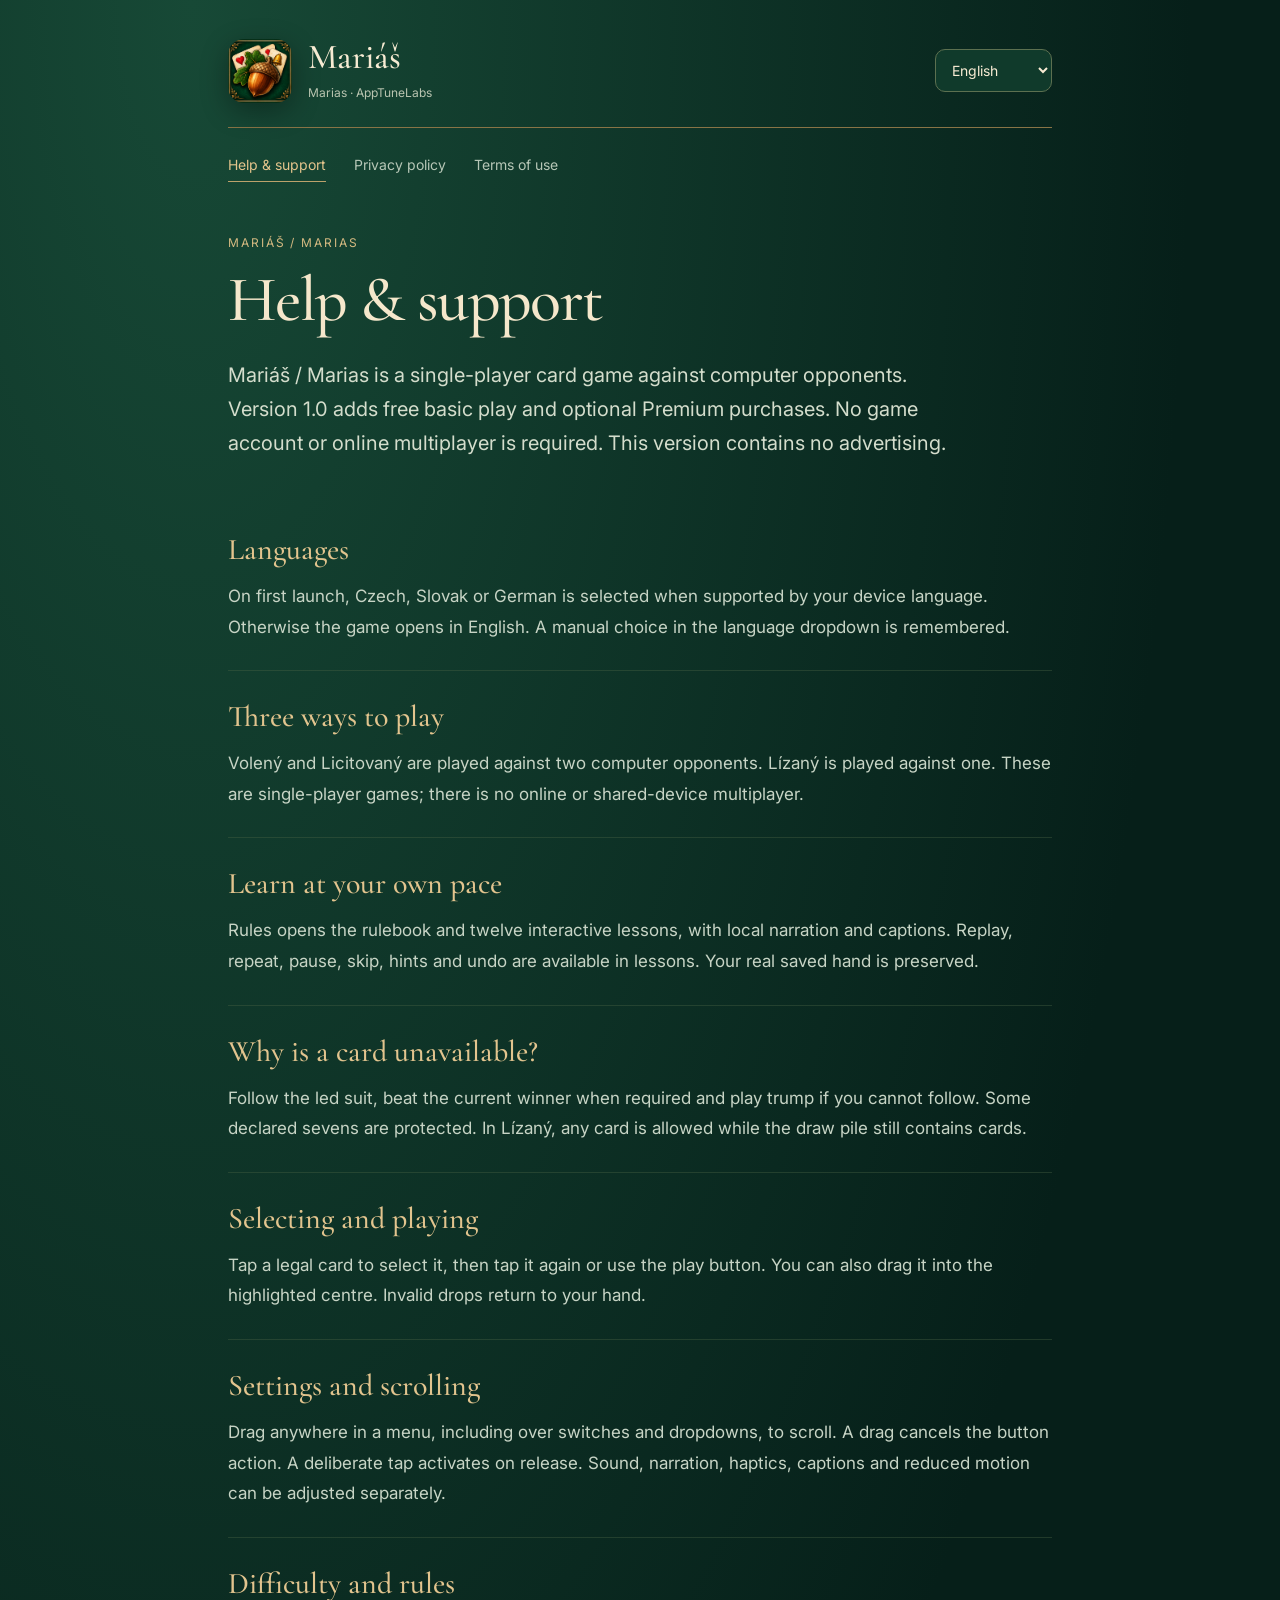
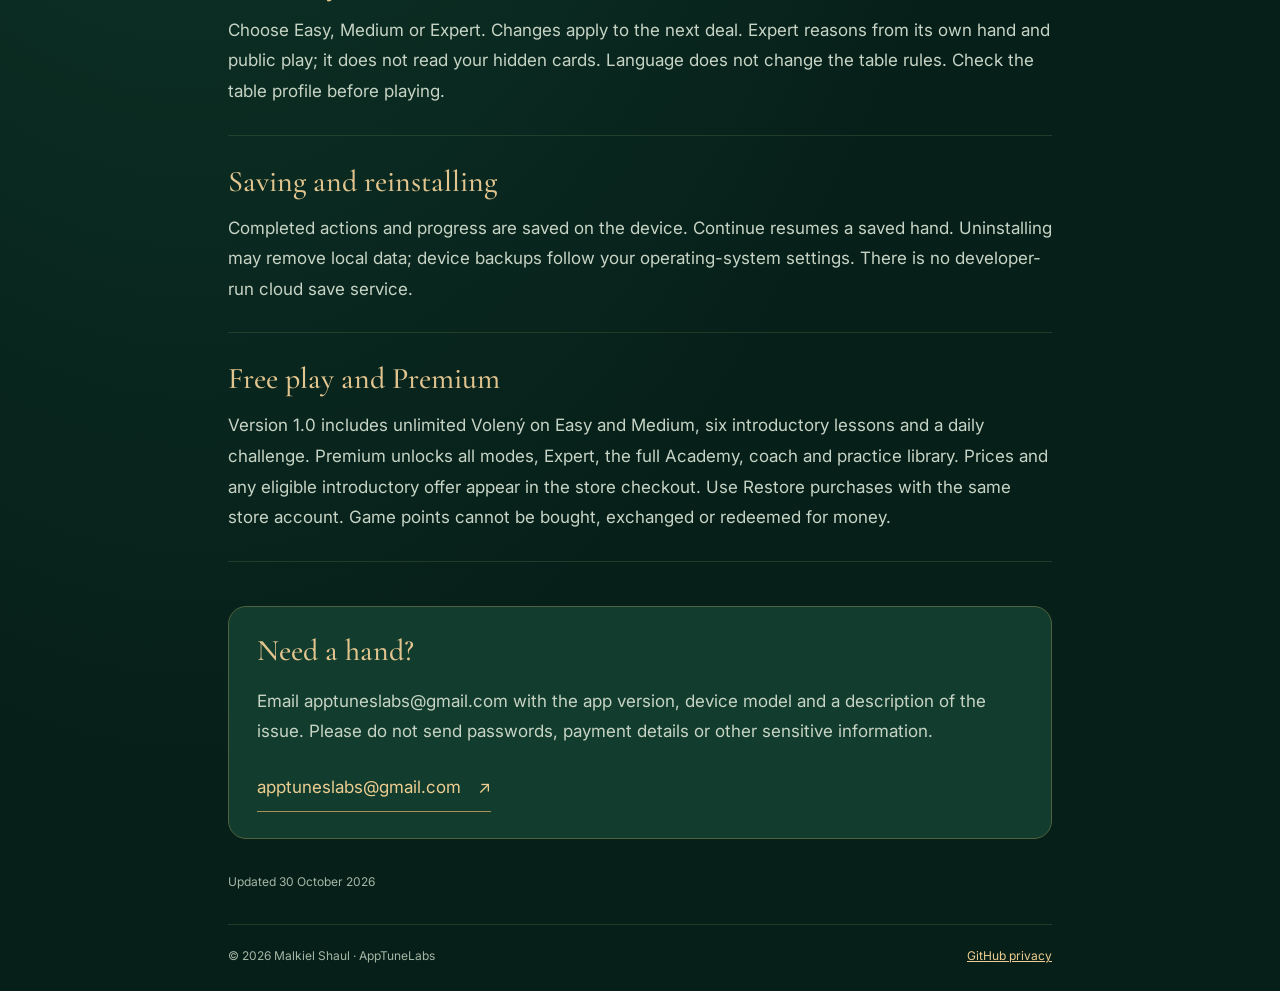
<file: support.html>
<!doctype html><html lang="en"><head><meta charset="utf-8"><meta name="viewport" content="width=device-width,initial-scale=1"><meta name="theme-color" content="#082c24"><title>Mariáš / Marias — Support</title><meta name="description" content="Help and privacy information for Mariáš / Marias, the offline premium Czech card game."><link rel="canonical" href="https://malkiel2.github.io/Marias-Support/support.html"><link rel="alternate" hreflang="en" href="https://malkiel2.github.io/Marias-Support/support.html?lang=en"><link rel="alternate" hreflang="cs" href="https://malkiel2.github.io/Marias-Support/support.html?lang=cs"><link rel="alternate" hreflang="sk" href="https://malkiel2.github.io/Marias-Support/support.html?lang=sk"><link rel="alternate" hreflang="de" href="https://malkiel2.github.io/Marias-Support/support.html?lang=de"><link rel="icon" href="assets/icon.png"><link rel="stylesheet" href="style.css?v=995d9b1980"><script src="site.js?v=de9e3df1a8" defer></script></head><body><main><header><a class="brand" href="index.html"><img src="assets/icon.png" alt=""><span>Mariáš<small>Marias · AppTuneLabs</small></span></a><label class="language"><span class="sr-only">Language</span><select id="language"><option value="en">English</option><option value="cs">Čeština</option><option value="sk">Slovenčina</option><option value="de">Deutsch</option></select></label></header><nav aria-label="Support pages"><a data-nav="support" href="index.html">Help & support</a><a data-nav="privacy" href="privacy.html">Privacy policy</a><a data-nav="terms" href="terms.html">Terms of use</a></nav><article lang="en" data-lang="en"><p class="eyebrow">MARIÁŠ / MARIAS</p><h1>Help &amp; support</h1><p class="lead">Mariáš / Marias is a single-player card game against computer opponents. Version 1.0 adds free basic play and optional Premium purchases. No game account or online multiplayer is required. This version contains no advertising.</p><section><h2>Languages</h2><p>On first launch, Czech, Slovak or German is selected when supported by your device language. Otherwise the game opens in English. A manual choice in the language dropdown is remembered.</p></section><section><h2>Three ways to play</h2><p>Volený and Licitovaný are played against two computer opponents. Lízaný is played against one. These are single-player games; there is no online or shared-device multiplayer.</p></section><section><h2>Learn at your own pace</h2><p>Rules opens the rulebook and twelve interactive lessons, with local narration and captions. Replay, repeat, pause, skip, hints and undo are available in lessons. Your real saved hand is preserved.</p></section><section><h2>Why is a card unavailable?</h2><p>Follow the led suit, beat the current winner when required and play trump if you cannot follow. Some declared sevens are protected. In Lízaný, any card is allowed while the draw pile still contains cards.</p></section><section><h2>Selecting and playing</h2><p>Tap a legal card to select it, then tap it again or use the play button. You can also drag it into the highlighted centre. Invalid drops return to your hand.</p></section><section><h2>Settings and scrolling</h2><p>Drag anywhere in a menu, including over switches and dropdowns, to scroll. A drag cancels the button action. A deliberate tap activates on release. Sound, narration, haptics, captions and reduced motion can be adjusted separately.</p></section><section><h2>Difficulty and rules</h2><p>Choose Easy, Medium or Expert. Changes apply to the next deal. Expert reasons from its own hand and public play; it does not read your hidden cards. Language does not change the table rules. Check the table profile before playing.</p></section><section><h2>Saving and reinstalling</h2><p>Completed actions and progress are saved on the device. Continue resumes a saved hand. Uninstalling may remove local data; device backups follow your operating-system settings. There is no developer-run cloud save service.</p></section><section><h2>Free play and Premium</h2><p>Version 1.0 includes unlimited Volený on Easy and Medium, six introductory lessons and a daily challenge. Premium unlocks all modes, Expert, the full Academy, coach and practice library. Prices and any eligible introductory offer appear in the store checkout. Use Restore purchases with the same store account. Game points cannot be bought, exchanged or redeemed for money.</p></section><aside><h2>Need a hand?</h2><p>Email apptuneslabs@gmail.com with the app version, device model and a description of the issue. Please do not send passwords, payment details or other sensitive information.</p><a class="contact" href="mailto:apptuneslabs@gmail.com">apptuneslabs@gmail.com <span aria-hidden="true">↗</span></a></aside><p class="updated">Updated 30 October 2026</p></article><article lang="cs" data-lang="cs" hidden><p class="eyebrow">MARIÁŠ / MARIAS</p><h1>Nápověda a podpora</h1><p class="lead">Mariáš je karetní hra pro jednoho hráče proti počítači. Verze 1.0 přidává základní hru zdarma a volitelné nákupy Premium. Nevyžaduje herní účet ani online hru. Tato verze neobsahuje reklamy.</p><section><h2>Jazyk hry</h2><p>Při prvním spuštění se podle jazyka zařízení zvolí čeština, slovenština nebo němčina, pokud je podporována. Jinak se otevře angličtina. Ruční výběr z nabídky jazyka si hra pamatuje.</p></section><section><h2>Tři varianty</h2><p>Volený a licitovaný se hrají proti dvěma počítačovým soupeřům, lízaný proti jednomu. Hraje jeden člověk; online hra ani více lidí na jednom zařízení nejsou podporovány.</p></section><section><h2>Výuka vlastním tempem</h2><p>Pravidla obsahují příručku a dvanáct hratelných lekcí s místním hlasem a titulky. Ve výuce lze přehrávat, opakovat, pozastavit, přeskočit, získat radu nebo vrátit tah. Skutečné rozehrané rozdání zůstává zachováno.</p></section><section><h2>Proč kartu nelze zahrát?</h2><p>Musíte ctít nesenou barvu, přebít, když to pravidla vyžadují, a trumfovat, pokud barvu nemáte. Některé ohlášené sedmy jsou chráněné. V lízaném lze do vyprázdnění talonu hrát libovolnou kartu.</p></section><section><h2>Výběr a zahrání karty</h2><p>Klepnutím povolenou kartu vyberete. Dalším klepnutím nebo tlačítkem ji zahrajete. Lze ji také přetáhnout do zvýrazněného středu. Neplatné puštění kartu vrátí.</p></section><section><h2>Nastavení a posouvání</h2><p>Posouvejte tahem kdekoli v nabídce, i přes přepínače nebo rozbalovací seznamy. Tah zruší stisk tlačítka. Záměrné klepnutí se provede po uvolnění. Zvuk, hlas, vibrace, titulky a omezení pohybu mají vlastní nastavení.</p></section><section><h2>Obtížnost a pravidla</h2><p>Zvolte Lehkou, Střední nebo Mistra. Změna platí od dalšího rozdání. Mistr používá vlastní ruku a veřejné tahy, ne vaše skryté karty. Změna jazyka nemění pravidla stolu. Před hrou zkontrolujte profil.</p></section><section><h2>Ukládání a přeinstalace</h2><p>Hra ukládá dokončené akce a postup do zařízení. Pokračovat obnoví rozdání. Odinstalace může místní data odstranit. Zálohy závisejí na nastavení systému; nemáme vlastní cloudové ukládání.</p></section><section><h2>Hra zdarma a Premium</h2><p>Verze 1.0 nabízí neomezený volený mariáš na lehké a střední úrovni, šest úvodních lekcí a denní výzvu. Premium odemkne všechny varianty, Mistra, celou akademii, trenéra a tréninkovou knihovnu. Cenu a případnou úvodní nabídku ukáže obchod před potvrzením. Obnovte nákupy se stejným účtem obchodu. Herní body nelze koupit ani směnit za peníze.</p></section><aside><h2>Potřebujete poradit?</h2><p>Napište na apptuneslabs@gmail.com. Uveďte verzi hry, model zařízení a popis problému. Neposílejte hesla, platební údaje ani jiné citlivé informace.</p><a class="contact" href="mailto:apptuneslabs@gmail.com">apptuneslabs@gmail.com <span aria-hidden="true">↗</span></a></aside><p class="updated">Aktualizováno 30. října 2026</p></article><article lang="sk" data-lang="sk" hidden><p class="eyebrow">MARIÁŠ / MARIAS</p><h1>Pomoc a podpora</h1><p class="lead">Mariáš je kartová hra pre jedného hráča proti počítaču. Verzia 1.0 pridáva základnú hru zdarma a voliteľné nákupy Premium. Nevyžaduje herný účet ani online hru. Táto verzia neobsahuje reklamy.</p><section><h2>Jazyk hry</h2><p>Pri prvom spustení sa podľa jazyka zariadenia zvolí čeština, slovenčina alebo nemčina, ak je podporovaná. Inak sa otvorí angličtina. Ručný výber z ponuky jazyka si hra pamätá.</p></section><section><h2>Tri varianty</h2><p>Volený a licitovaný sa hrajú proti dvom počítačovým súperom, lízaný proti jednému. Hrá jeden človek; online hra ani viacerí ľudia na jednom zariadení nie sú podporovaní.</p></section><section><h2>Výučba vlastným tempom</h2><p>Pravidlá obsahujú príručku a dvanásť hrateľných lekcií s miestnym hlasom a titulkami. Vo výučbe možno prehrať, opakovať, pozastaviť, preskočiť, získať radu alebo vrátiť ťah. Skutočné rozohrané rozdanie zostáva zachované.</p></section><section><h2>Prečo kartu nemožno zahrať?</h2><p>Musíte dodržať nesenú farbu, prebiť, keď to pravidlá vyžadujú, a tromfovať, ak farbu nemáte. Niektoré ohlásené sedmy sú chránené. V lízanom možno do vyprázdnenia kôpky hrať ľubovoľnú kartu.</p></section><section><h2>Výber a zahranie karty</h2><p>Ťuknutím povolenú kartu vyberiete. Ďalším ťuknutím alebo tlačidlom ju zahráte. Možno ju aj potiahnuť do zvýrazneného stredu. Neplatné pustenie kartu vráti.</p></section><section><h2>Nastavenia a posúvanie</h2><p>Posúvajte ťahom kdekoľvek v ponuke, aj cez prepínače alebo rozbaľovacie zoznamy. Ťah zruší stlačenie tlačidla. Zámerné ťuknutie sa vykoná po uvoľnení. Zvuk, hlas, vibrácie, titulky a obmedzenie pohybu majú vlastné nastavenia.</p></section><section><h2>Náročnosť a pravidlá</h2><p>Zvoľte Ľahkú, Strednú alebo Majstra. Zmena platí od ďalšieho rozdania. Majster používa vlastnú ruku a verejné ťahy, nie vaše skryté karty. Zmena jazyka nemení pravidlá stola. Pred hrou skontrolujte profil.</p></section><section><h2>Ukladanie a preinštalovanie</h2><p>Hra ukladá dokončené akcie a postup do zariadenia. Pokračovať obnoví rozdanie. Odinštalovanie môže miestne údaje odstrániť. Zálohy závisia od nastavení systému; nemáme vlastné cloudové ukladanie.</p></section><section><h2>Hra zdarma a Premium</h2><p>Verzia 1.0 ponúka neobmedzený volený mariáš na ľahkej a strednej úrovni, šesť úvodných lekcií a dennú výzvu. Premium odomkne všetky varianty, Experta, celú akadémiu, trénera a tréningovú knižnicu. Cenu a prípadnú úvodnú ponuku ukáže obchod pred potvrdením. Obnovte nákupy s rovnakým účtom obchodu. Herné body nemožno kúpiť ani vymeniť za peniaze.</p></section><aside><h2>Potrebujete poradiť?</h2><p>Napíšte na apptuneslabs@gmail.com. Uveďte verziu hry, model zariadenia a opis problému. Neposielajte heslá, platobné údaje ani iné citlivé informácie.</p><a class="contact" href="mailto:apptuneslabs@gmail.com">apptuneslabs@gmail.com <span aria-hidden="true">↗</span></a></aside><p class="updated">Aktualizované 30. októbra 2026</p></article><article lang="de" data-lang="de" hidden><p class="eyebrow">MARIÁŠ / MARIAS</p><h1>Hilfe &amp; Support</h1><p class="lead">Mariáš ist ein Kartenspiel für eine Person gegen den Computer. Version 1.0 ergänzt kostenloses Basisspiel und optionale Premium-Käufe. Ein Spielkonto oder Online-Mehrspieler ist nicht erforderlich. Diese Version enthält keine Werbung.</p><section><h2>Sprache</h2><p>Beim ersten Start wird die unterstützte Gerätesprache Tschechisch, Slowakisch oder Deutsch gewählt. Andernfalls öffnet sich Englisch. Eine manuelle Auswahl im Sprachmenü wird gespeichert.</p></section><section><h2>Drei Varianten</h2><p>Volený und Licitovaný spielt man gegen zwei Computergegner, Lízaný gegen einen. Es spielt ein Mensch. Online-Mehrspieler und mehrere Menschen an einem Gerät sind nicht vorgesehen.</p></section><section><h2>In deinem Tempo lernen</h2><p>Regeln öffnet das Regelbuch und zwölf spielbare Lektionen mit lokaler Sprachführung und Untertiteln. In Lektionen stehen Wiederholen, Pause, Überspringen, Hinweise und Zurücknehmen zur Verfügung. Deine echte gespeicherte Runde bleibt erhalten.</p></section><section><h2>Warum ist eine Karte nicht erlaubt?</h2><p>Bediene die ausgespielte Farbe, überstich nach den Regeln und spiele Trumpf, wenn du die Farbe nicht hast. Bestimmte angesagte Siebenen sind geschützt. Bei Lízaný ist jede Karte erlaubt, solange der Nachziehstapel nicht leer ist.</p></section><section><h2>Karten auswählen und spielen</h2><p>Tippe auf eine erlaubte Karte und danach erneut darauf oder auf die Spieltaste. Du kannst sie auch in die markierte Mitte ziehen. Eine ungültig abgelegte Karte kehrt auf die Hand zurück.</p></section><section><h2>Einstellungen und Scrollen</h2><p>Ziehe zum Scrollen an einer beliebigen Stelle im Menü, auch über Schaltern und Auswahlfeldern. Ziehen bricht die Schaltflächenaktion ab. Ein gezieltes Tippen wirkt beim Loslassen. Ton, Sprache, Haptik, Untertitel und weniger Bewegung sind getrennt einstellbar.</p></section><section><h2>Schwierigkeit und Regeln</h2><p>Wähle Leicht, Mittel oder Experte. Änderungen gelten ab der nächsten Runde. Experte nutzt die eigene Hand und öffentliche Züge, nicht deine verdeckten Karten. Die Sprache ändert keine Tischregeln. Prüfe vor dem Spielen das Profil.</p></section><section><h2>Speichern und Neuinstallation</h2><p>Abgeschlossene Aktionen und Fortschritt werden auf dem Gerät gespeichert. Weiter setzt die Runde fort. Eine Deinstallation kann lokale Daten löschen. Sicherungen folgen den Betriebssystemeinstellungen; wir betreiben keinen Cloud-Spielstanddienst.</p></section><section><h2>Kostenlos spielen und Premium</h2><p>Version 1.0 enthält unbegrenzt Volený auf Leicht und Mittel, sechs Einstiegslektionen und eine tägliche Aufgabe. Premium öffnet alle Modi, Experte, die gesamte Akademie, Trainer und Übungsbibliothek. Preis und berechtigtes Einführungsangebot erscheinen vor der Bestätigung im Store. Käufe mit demselben Store-Konto wiederherstellen. Spielpunkte können nicht gekauft oder gegen Geld getauscht werden.</p></section><aside><h2>Brauchst du Hilfe?</h2><p>Schreibe an apptuneslabs@gmail.com und nenne Spielversion, Gerätemodell und das Problem. Bitte sende keine Passwörter, Zahlungsdaten oder anderen sensiblen Informationen.</p><a class="contact" href="mailto:apptuneslabs@gmail.com">apptuneslabs@gmail.com <span aria-hidden="true">↗</span></a></aside><p class="updated">Aktualisiert am 30. Oktober 2026</p></article><footer><p>© 2026 Malkiel Shaul · AppTuneLabs</p><a href="https://docs.github.com/en/site-policy/privacy-policies/github-general-privacy-statement">GitHub privacy</a></footer></main></body></html>
</file>
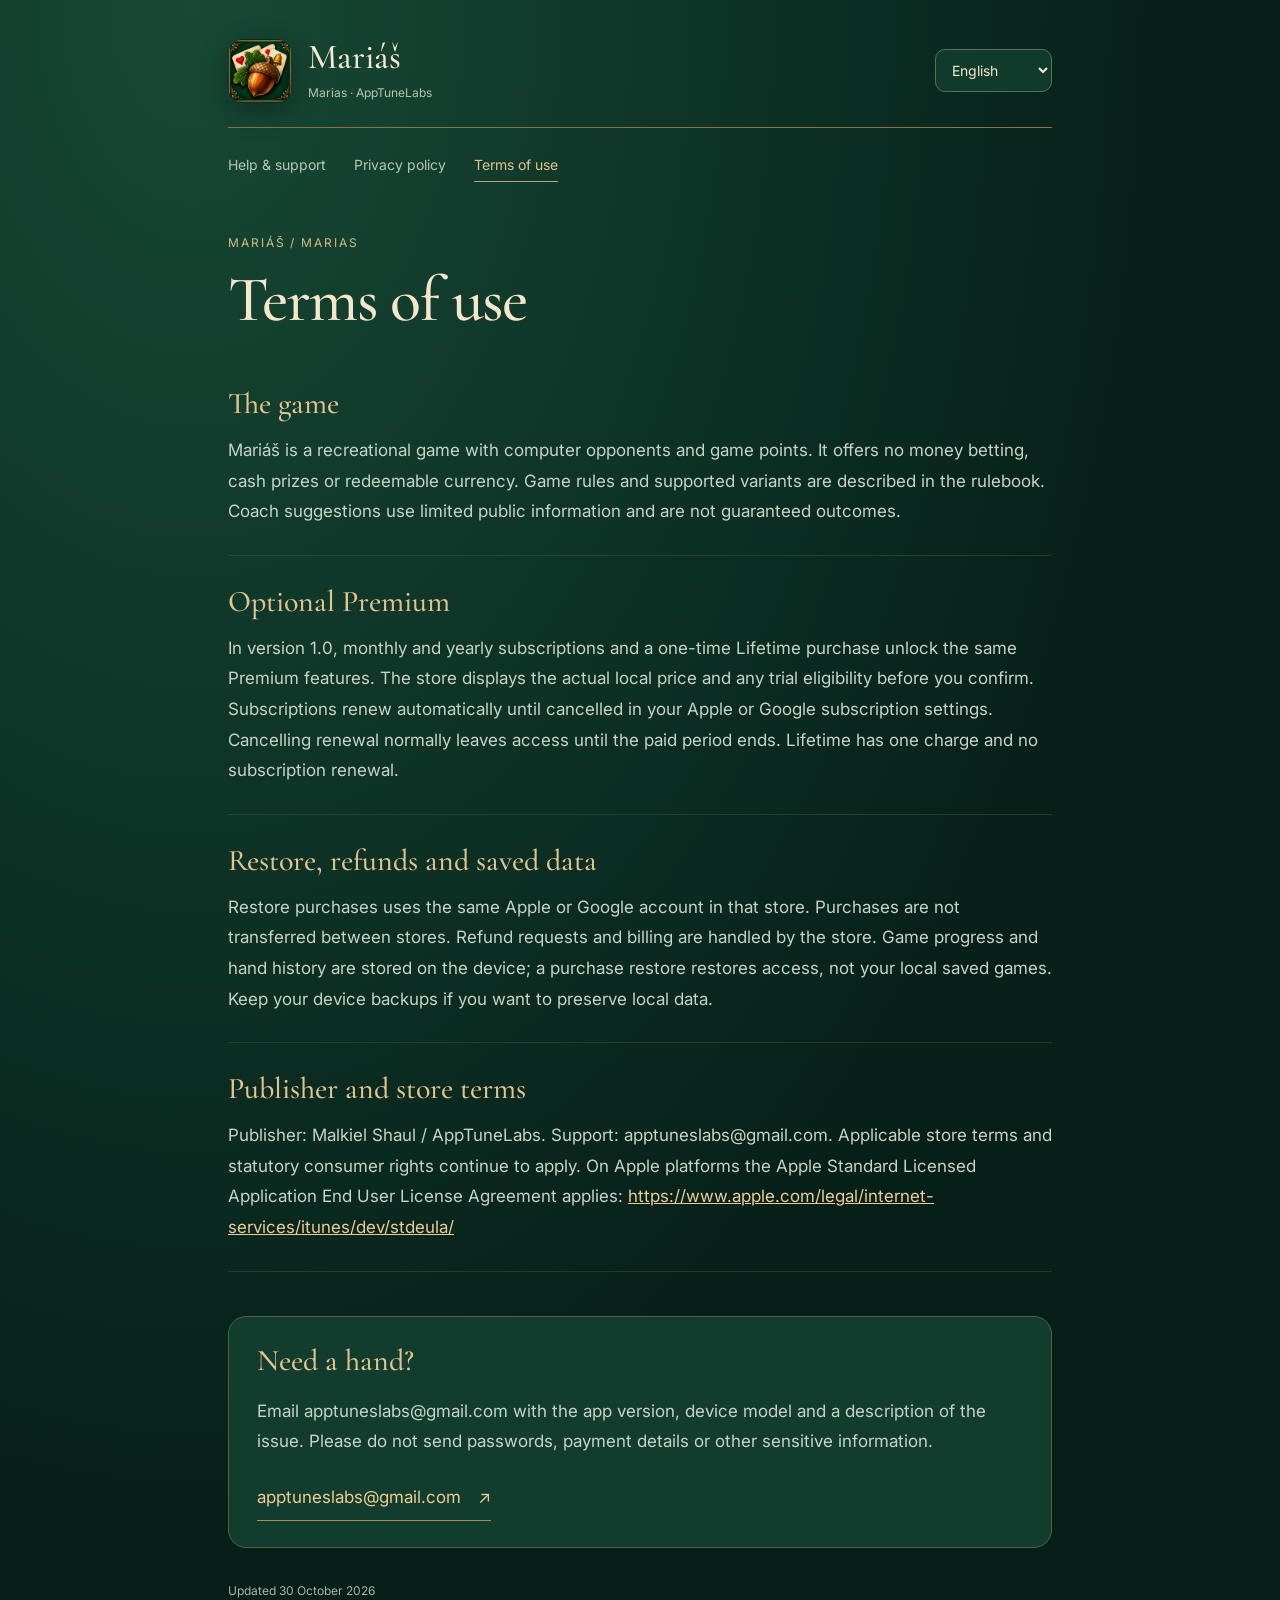
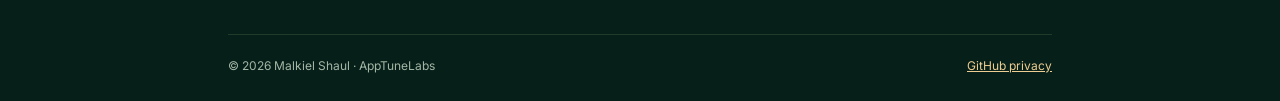
<file: terms.html>
<!doctype html><html lang="en"><head><meta charset="utf-8"><meta name="viewport" content="width=device-width,initial-scale=1"><meta name="theme-color" content="#082c24"><title>Mariáš / Marias — Terms</title><meta name="description" content="Help and privacy information for Mariáš / Marias, the offline premium Czech card game."><link rel="canonical" href="https://malkiel2.github.io/Marias-Support/terms.html"><link rel="alternate" hreflang="en" href="https://malkiel2.github.io/Marias-Support/terms.html?lang=en"><link rel="alternate" hreflang="cs" href="https://malkiel2.github.io/Marias-Support/terms.html?lang=cs"><link rel="alternate" hreflang="sk" href="https://malkiel2.github.io/Marias-Support/terms.html?lang=sk"><link rel="alternate" hreflang="de" href="https://malkiel2.github.io/Marias-Support/terms.html?lang=de"><link rel="icon" href="assets/icon.png"><link rel="stylesheet" href="style.css?v=995d9b1980"><script src="site.js?v=de9e3df1a8" defer></script></head><body><main><header><a class="brand" href="index.html"><img src="assets/icon.png" alt=""><span>Mariáš<small>Marias · AppTuneLabs</small></span></a><label class="language"><span class="sr-only">Language</span><select id="language"><option value="en">English</option><option value="cs">Čeština</option><option value="sk">Slovenčina</option><option value="de">Deutsch</option></select></label></header><nav aria-label="Support pages"><a data-nav="support" href="index.html">Help & support</a><a data-nav="privacy" href="privacy.html">Privacy policy</a><a data-nav="terms" href="terms.html">Terms of use</a></nav><article lang="en" data-lang="en"><p class="eyebrow">MARIÁŠ / MARIAS</p><h1>Terms of use</h1><section><h2>The game</h2><p>Mariáš is a recreational game with computer opponents and game points. It offers no money betting, cash prizes or redeemable currency. Game rules and supported variants are described in the rulebook. Coach suggestions use limited public information and are not guaranteed outcomes.</p></section><section><h2>Optional Premium</h2><p>In version 1.0, monthly and yearly subscriptions and a one-time Lifetime purchase unlock the same Premium features. The store displays the actual local price and any trial eligibility before you confirm. Subscriptions renew automatically until cancelled in your Apple or Google subscription settings. Cancelling renewal normally leaves access until the paid period ends. Lifetime has one charge and no subscription renewal.</p></section><section><h2>Restore, refunds and saved data</h2><p>Restore purchases uses the same Apple or Google account in that store. Purchases are not transferred between stores. Refund requests and billing are handled by the store. Game progress and hand history are stored on the device; a purchase restore restores access, not your local saved games. Keep your device backups if you want to preserve local data.</p></section><section><h2>Publisher and store terms</h2><p>Publisher: Malkiel Shaul / AppTuneLabs. Support: apptuneslabs@gmail.com. Applicable store terms and statutory consumer rights continue to apply. On Apple platforms the Apple Standard Licensed Application End User License Agreement applies: <a href="https://www.apple.com/legal/internet-services/itunes/dev/stdeula/">https://www.apple.com/legal/internet-services/itunes/dev/stdeula/</a></p></section><aside><h2>Need a hand?</h2><p>Email apptuneslabs@gmail.com with the app version, device model and a description of the issue. Please do not send passwords, payment details or other sensitive information.</p><a class="contact" href="mailto:apptuneslabs@gmail.com">apptuneslabs@gmail.com <span aria-hidden="true">↗</span></a></aside><p class="updated">Updated 30 October 2026</p></article><article lang="cs" data-lang="cs" hidden><p class="eyebrow">MARIÁŠ / MARIAS</p><h1>Podmínky použití</h1><section><h2>Hra</h2><p>Mariáš je zábavní hra proti počítači s herními body. Nenabízí peněžní sázky, výhry ani směnitelnou měnu. Pravidla a varianty jsou v příručce. Doporučení trenéra vycházejí z omezených veřejných informací a nezaručují výsledek.</p></section><section><h2>Volitelné Premium</h2><p>Ve verzi 1.0 měsíční a roční předplatné i jednorázový nákup navždy odemykají stejné funkce Premium. Skutečnou místní cenu a způsobilost ke zkušební době ukazuje obchod před potvrzením. Předplatné se automaticky obnovuje do zrušení v nastavení Apple nebo Google. Po zrušení obnovování zpravidla zůstává přístup do konce zaplaceného období. Nákup navždy má jednu platbu a neobnovuje se.</p></section><section><h2>Obnovení, vrácení plateb a data</h2><p>Obnovení nákupů používá stejný účet Apple nebo Google v daném obchodě; nákup se mezi obchody nepřenáší. Platby a vrácení řeší obchod. Postup a historie jsou místní. Obnovení nákupu vrací přístup, nikoli uložená rozdání. Místní data chraňte zálohou zařízení.</p></section><section><h2>Vydavatel a pravidla obchodu</h2><p>Vydavatel: Malkiel Shaul / AppTuneLabs. Podpora: apptuneslabs@gmail.com. Platí podmínky příslušného obchodu a zákonná práva spotřebitelů. Na platformách Apple platí standardní licenční smlouva Apple: <a href="https://www.apple.com/legal/internet-services/itunes/dev/stdeula/">https://www.apple.com/legal/internet-services/itunes/dev/stdeula/</a></p></section><aside><h2>Potřebujete poradit?</h2><p>Napište na apptuneslabs@gmail.com. Uveďte verzi hry, model zařízení a popis problému. Neposílejte hesla, platební údaje ani jiné citlivé informace.</p><a class="contact" href="mailto:apptuneslabs@gmail.com">apptuneslabs@gmail.com <span aria-hidden="true">↗</span></a></aside><p class="updated">Aktualizováno 30. října 2026</p></article><article lang="sk" data-lang="sk" hidden><p class="eyebrow">MARIÁŠ / MARIAS</p><h1>Podmienky používania</h1><section><h2>Hra</h2><p>Mariáš je zábavná hra proti počítaču s hernými bodmi. Neponúka peňažné stávky, výhry ani zameniteľnú menu. Pravidlá a varianty sú v príručke. Odporúčania trénera vychádzajú z obmedzených verejných informácií a nezaručujú výsledok.</p></section><section><h2>Voliteľné Premium</h2><p>Vo verzii 1.0 mesačné a ročné predplatné aj jednorazový nákup navždy odomykajú rovnaké funkcie Premium. Skutočnú miestnu cenu a oprávnenie na skúšobnú dobu ukazuje obchod pred potvrdením. Predplatné sa automaticky obnovuje do zrušenia v nastaveniach Apple alebo Google. Po zrušení obnovovania spravidla zostáva prístup do konca zaplateného obdobia. Nákup navždy má jednu platbu a neobnovuje sa.</p></section><section><h2>Obnovenie, vrátenie platieb a dáta</h2><p>Obnovenie nákupov používa rovnaký účet Apple alebo Google v danom obchode; nákup sa medzi obchodmi neprenáša. Platby a vrátenie rieši obchod. Postup a história sú miestne. Obnovenie nákupu vracia prístup, nie uložené rozdania. Miestne dáta chráňte zálohou zariadenia.</p></section><section><h2>Vydavateľ a pravidlá obchodu</h2><p>Vydavateľ: Malkiel Shaul / AppTuneLabs. Podpora: apptuneslabs@gmail.com. Platia podmienky príslušného obchodu a zákonné práva spotrebiteľov. Na platformách Apple platí štandardná licenčná zmluva Apple: <a href="https://www.apple.com/legal/internet-services/itunes/dev/stdeula/">https://www.apple.com/legal/internet-services/itunes/dev/stdeula/</a></p></section><aside><h2>Potrebujete poradiť?</h2><p>Napíšte na apptuneslabs@gmail.com. Uveďte verziu hry, model zariadenia a opis problému. Neposielajte heslá, platobné údaje ani iné citlivé informácie.</p><a class="contact" href="mailto:apptuneslabs@gmail.com">apptuneslabs@gmail.com <span aria-hidden="true">↗</span></a></aside><p class="updated">Aktualizované 30. októbra 2026</p></article><article lang="de" data-lang="de" hidden><p class="eyebrow">MARIÁŠ / MARIAS</p><h1>Nutzungsbedingungen</h1><section><h2>Das Spiel</h2><p>Mariáš ist ein Unterhaltungsspiel gegen Computer mit Spielpunkten. Es bietet keine Geldeinsätze, Geldpreise oder einlösbare Währung. Regeln und Varianten stehen im Regelbuch. Trainervorschläge beruhen auf begrenzten öffentlichen Informationen und garantieren kein Ergebnis.</p></section><section><h2>Optionales Premium</h2><p>Ab Version 1.0 öffnen Monats- und Jahresabo sowie der einmalige Lifetime-Kauf dieselben Premium-Funktionen. Der Store zeigt vor Bestätigung den tatsächlichen lokalen Preis und die Testberechtigung. Abos verlängern sich automatisch bis zur Kündigung in den Apple- oder Google-Einstellungen. Nach Kündigung der Verlängerung bleibt der Zugang normalerweise bis zum Ende des bezahlten Zeitraums erhalten. Lifetime wird einmal bezahlt und verlängert sich nicht.</p></section><section><h2>Wiederherstellung, Erstattung und Spielstände</h2><p>Käufe werden mit demselben Apple- oder Google-Konto im jeweiligen Store wiederhergestellt und nicht zwischen Stores übertragen. Abrechnung und Erstattungen bearbeitet der Store. Fortschritt und Spielhistorie sind lokal gespeichert. Eine Kaufwiederherstellung stellt den Zugang, nicht lokale Spielstände wieder her. Nutze Gerätesicherungen zum Erhalt lokaler Daten.</p></section><section><h2>Herausgeber und Store-Bedingungen</h2><p>Herausgeber: Malkiel Shaul / AppTuneLabs. Support: apptuneslabs@gmail.com. Store-Bedingungen und gesetzliche Verbraucherrechte gelten weiterhin. Auf Apple-Plattformen gilt die Apple-Standardlizenzvereinbarung: <a href="https://www.apple.com/legal/internet-services/itunes/dev/stdeula/">https://www.apple.com/legal/internet-services/itunes/dev/stdeula/</a></p></section><aside><h2>Brauchst du Hilfe?</h2><p>Schreibe an apptuneslabs@gmail.com und nenne Spielversion, Gerätemodell und das Problem. Bitte sende keine Passwörter, Zahlungsdaten oder anderen sensiblen Informationen.</p><a class="contact" href="mailto:apptuneslabs@gmail.com">apptuneslabs@gmail.com <span aria-hidden="true">↗</span></a></aside><p class="updated">Aktualisiert am 30. Oktober 2026</p></article><footer><p>© 2026 Malkiel Shaul · AppTuneLabs</p><a href="https://docs.github.com/en/site-policy/privacy-policies/github-general-privacy-statement">GitHub privacy</a></footer></main></body></html>
</file>
<file: style.css>
@font-face{font-family:Inter;src:url(assets/Inter.ttf);font-display:swap}@font-face{font-family:Cormorant;src:url(assets/CormorantGaramond.ttf);font-display:swap}*{box-sizing:border-box}html{color-scheme:dark}body{margin:0;background:radial-gradient(ellipse at 15% 0,#174936,transparent 65%),#061f19;color:#f7ebd3;font:17px/1.8 Inter,Arial,sans-serif}main{max-width:900px;margin:auto;padding:38px 38px 24px}header{display:flex;align-items:center;justify-content:space-between;gap:20px;padding-bottom:24px;border-bottom:1px solid #887446}.brand{display:flex;align-items:center;gap:16px;text-decoration:none;color:#f7ebd3;font:500 35px/1.1 Cormorant,serif}.brand img{width:64px;height:64px;border-radius:16px;box-shadow:0 8px 28px #0005}.brand small{display:block;color:#b9c4b0;font:12px/1.8 Inter,sans-serif;margin-top:5px}select{font:14px Inter,sans-serif;padding:11px 12px;border:1px solid #5c7050;border-radius:10px;color:#f7ebd3;background:#103a2b}nav{display:flex;gap:28px;margin:24px 0 50px}nav a{font-size:14px;text-decoration:none;color:#b7c7b7;padding-bottom:4px}nav a[aria-current]{color:#e3c48c;border-bottom:1px solid #bca26b}h1{font:500 64px/1.05 Cormorant,Georgia,serif;color:#f5e7cb;letter-spacing:-.025em;margin:12px 0 25px}h2{font:500 30px/1.2 Cormorant,Georgia,serif;color:#e2c48e;margin:0 0 13px}.eyebrow{font-size:12px;letter-spacing:.16em;color:#d4b981}.lead{font-size:20px;line-height:1.7;color:#d4ddcc;margin-bottom:44px;max-width:740px}section{padding:28px 0;border-bottom:1px solid #49614566}section p{margin:0;color:#c7d4c5}a{color:#edcd91;overflow-wrap:anywhere}a:focus-visible,select:focus-visible{outline:2px solid #f2dba7;outline-offset:5px}aside{padding:26px 28px;margin-top:44px;background:#123c2d;border:1px solid #50623f;border-radius:18px}aside p{color:#c7d4c5}.contact{display:inline-block;padding:8px 0;text-decoration:none;border-bottom:1px solid #aa8f56}.contact span{margin-left:12px}.updated,footer{font-size:12px;color:#a4b7a6}.updated{margin:32px 0}footer{border-top:1px solid #49614566;padding-top:20px;display:flex;justify-content:space-between;gap:16px}footer p{margin:0}.sr-only{position:absolute;width:1px;height:1px;overflow:hidden;clip:rect(0,0,0,0)}[hidden]{display:none!important}@media(max-width:600px){main{padding:24px 21px}h1{font-size:46px}.brand{font-size:29px}.brand img{width:48px;height:48px}.brand small{font-size:10px}select{max-width:112px}nav{margin-bottom:34px}.lead{font-size:18px}h2{font-size:27px}aside{padding:23px}footer{display:block}footer p{margin-bottom:8px}}
nav{flex-wrap:wrap}nav a{white-space:nowrap}
@media(max-width:600px){h1{font-size:clamp(32px,9vw,46px);overflow-wrap:anywhere;hyphens:auto}nav{gap:12px 24px}}
</file>
